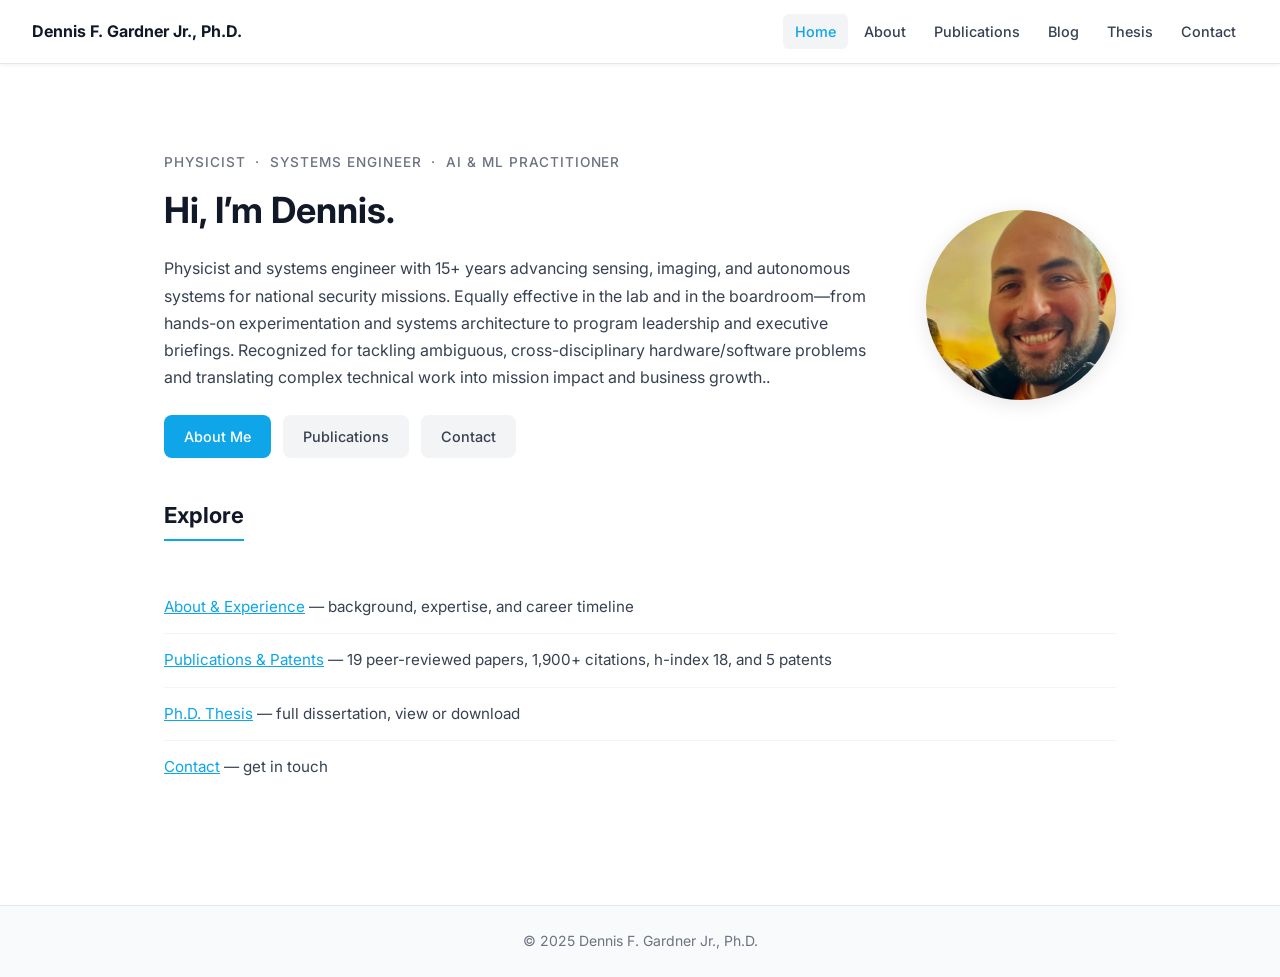
<file: index.html>
<!DOCTYPE html>
<html lang="en">
<head>
    <meta charset="UTF-8">
    <meta name="viewport" content="width=device-width, initial-scale=1.0">
    <title>Dennis F. Gardner Jr., Ph.D.</title>
    <link rel="preconnect" href="https://fonts.googleapis.com">
    <link rel="preconnect" href="https://fonts.gstatic.com" crossorigin>
    <link href="https://fonts.googleapis.com/css2?family=Inter:wght@400;500;600;700&display=swap" rel="stylesheet">
    <link rel="stylesheet" href="styles.css?v=2d3f2bbb">
</head>
<body>
    <nav>
        <a href="index.html" class="nav-brand">Dennis F. Gardner Jr., Ph.D.</a>
        <div class="nav-links">
            <a href="index.html" class="active">Home</a>
            <a href="about.html">About</a>
            <a href="publications.html">Publications</a>
            <a href="blog.html">Blog</a>
            <a href="thesis.html">Thesis</a>
            <a href="contact.html">Contact</a>
        </div>
    </nav>
    <div class="container">
        <div class="intro">
            <div class="intro-text">
                <p class="tagline">Physicist &nbsp;·&nbsp; Systems Engineer &nbsp;·&nbsp; AI &amp; ML Practitioner</p>
                <h2 class="hero-name">Hi, I&#8217;m Dennis.</h2>
                <p class="hero-summary">Physicist and systems engineer with 15+ years advancing sensing, imaging, and autonomous systems for national security missions.
Equally effective in the lab and in the boardroom—from hands-on experimentation and systems architecture to program leadership and executive briefings.
Recognized for tackling ambiguous, cross-disciplinary hardware/software problems and translating complex technical work into mission impact and business growth..</p>
                <div class="cta-buttons">
                    <a class="cta-btn cta-btn-primary" href="about.html">About Me</a>
                    <a class="cta-btn cta-btn-secondary" href="publications.html">Publications</a>
                    <a class="cta-btn cta-btn-secondary" href="contact.html">Contact</a>
                </div>
            </div>
            <img class="headshot" src="headshot_web.jpg"
                 alt="Portrait of Dennis F. Gardner Jr.">
        </div>
        <div class="links-section">
            <h2>Explore</h2>
            <ul>
                <li><a href="about.html">About &amp; Experience</a> — background, expertise, and career timeline</li>
                <li><a href="publications.html">Publications &amp; Patents</a> — 19 peer-reviewed papers, 1,900+ citations, h-index 18, and 5 patents</li>
                <li><a href="thesis.html">Ph.D. Thesis</a> — full dissertation, view or download</li>
                <li><a href="contact.html">Contact</a> — get in touch</li>
            </ul>
        </div>
    </div>
    <footer>
        <p>&copy; 2025 Dennis F. Gardner Jr., Ph.D.</p>
    </footer>
</body>
</html>
</file>
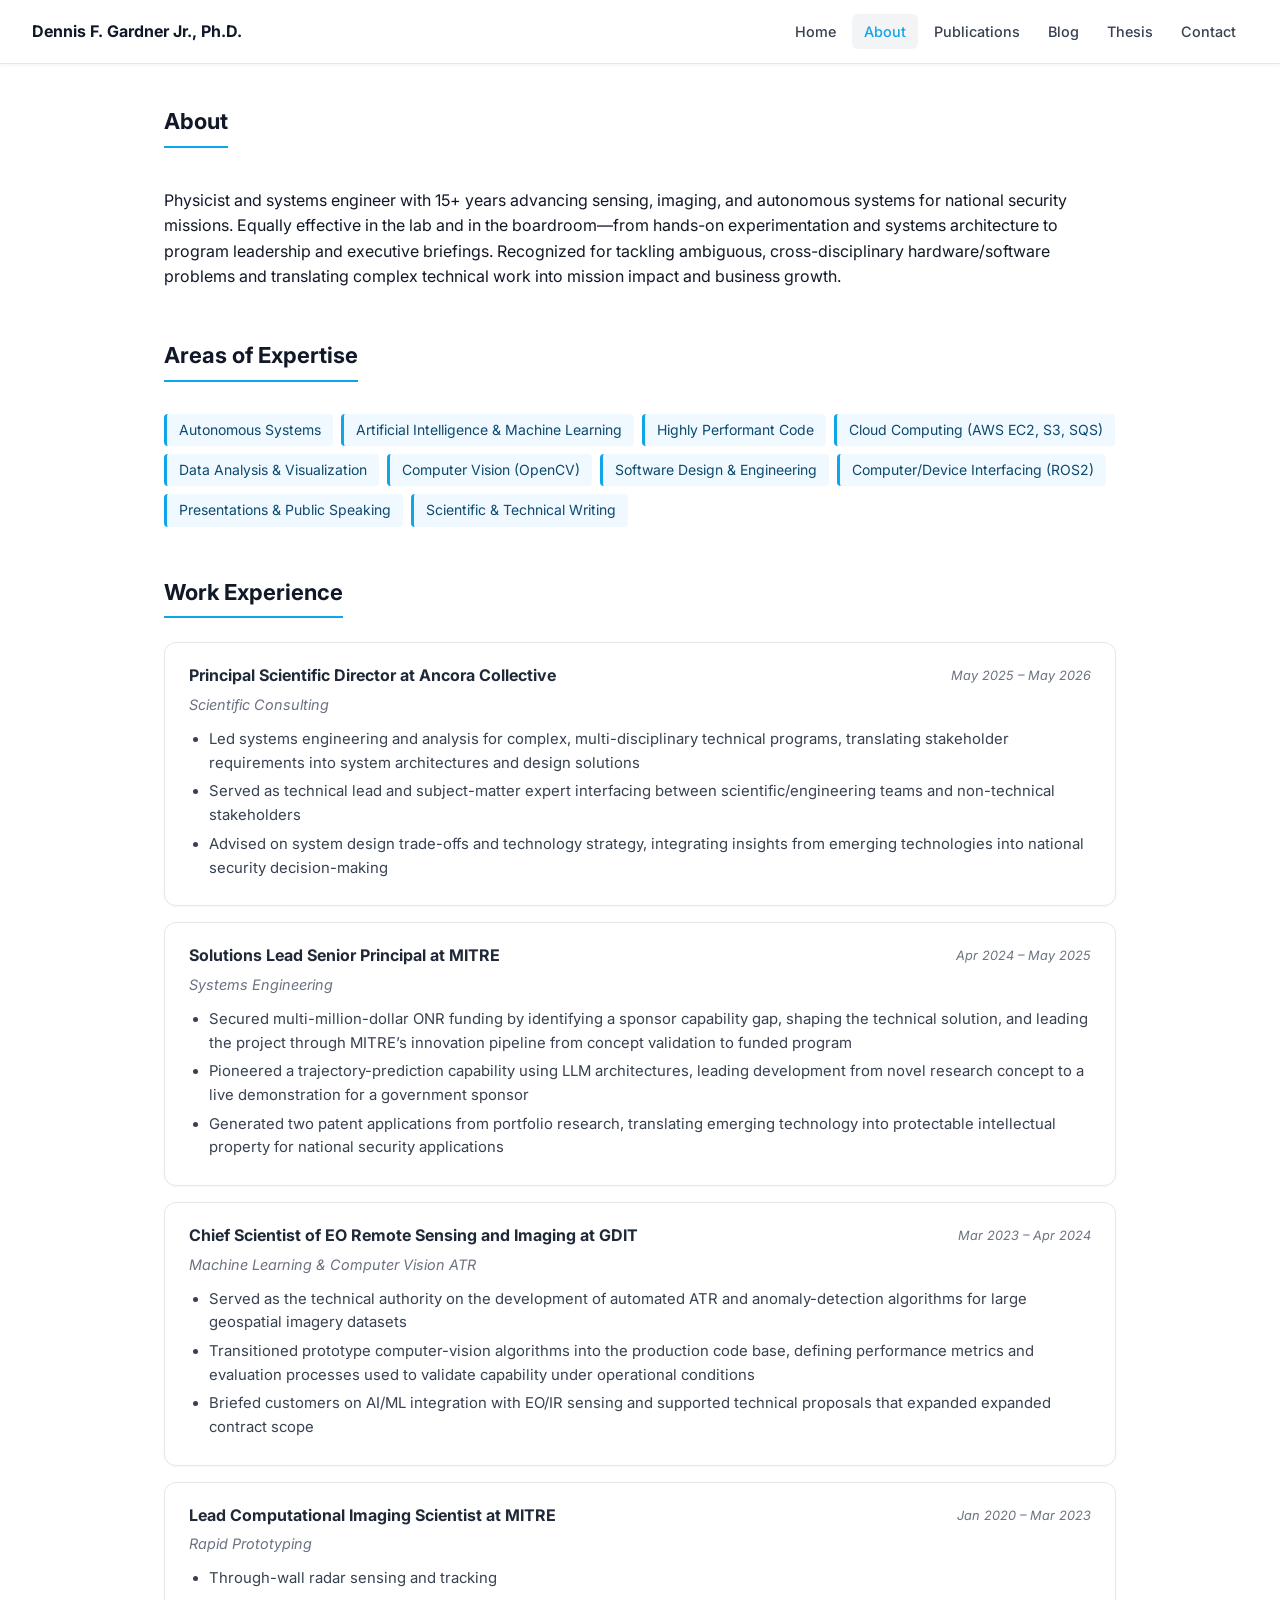
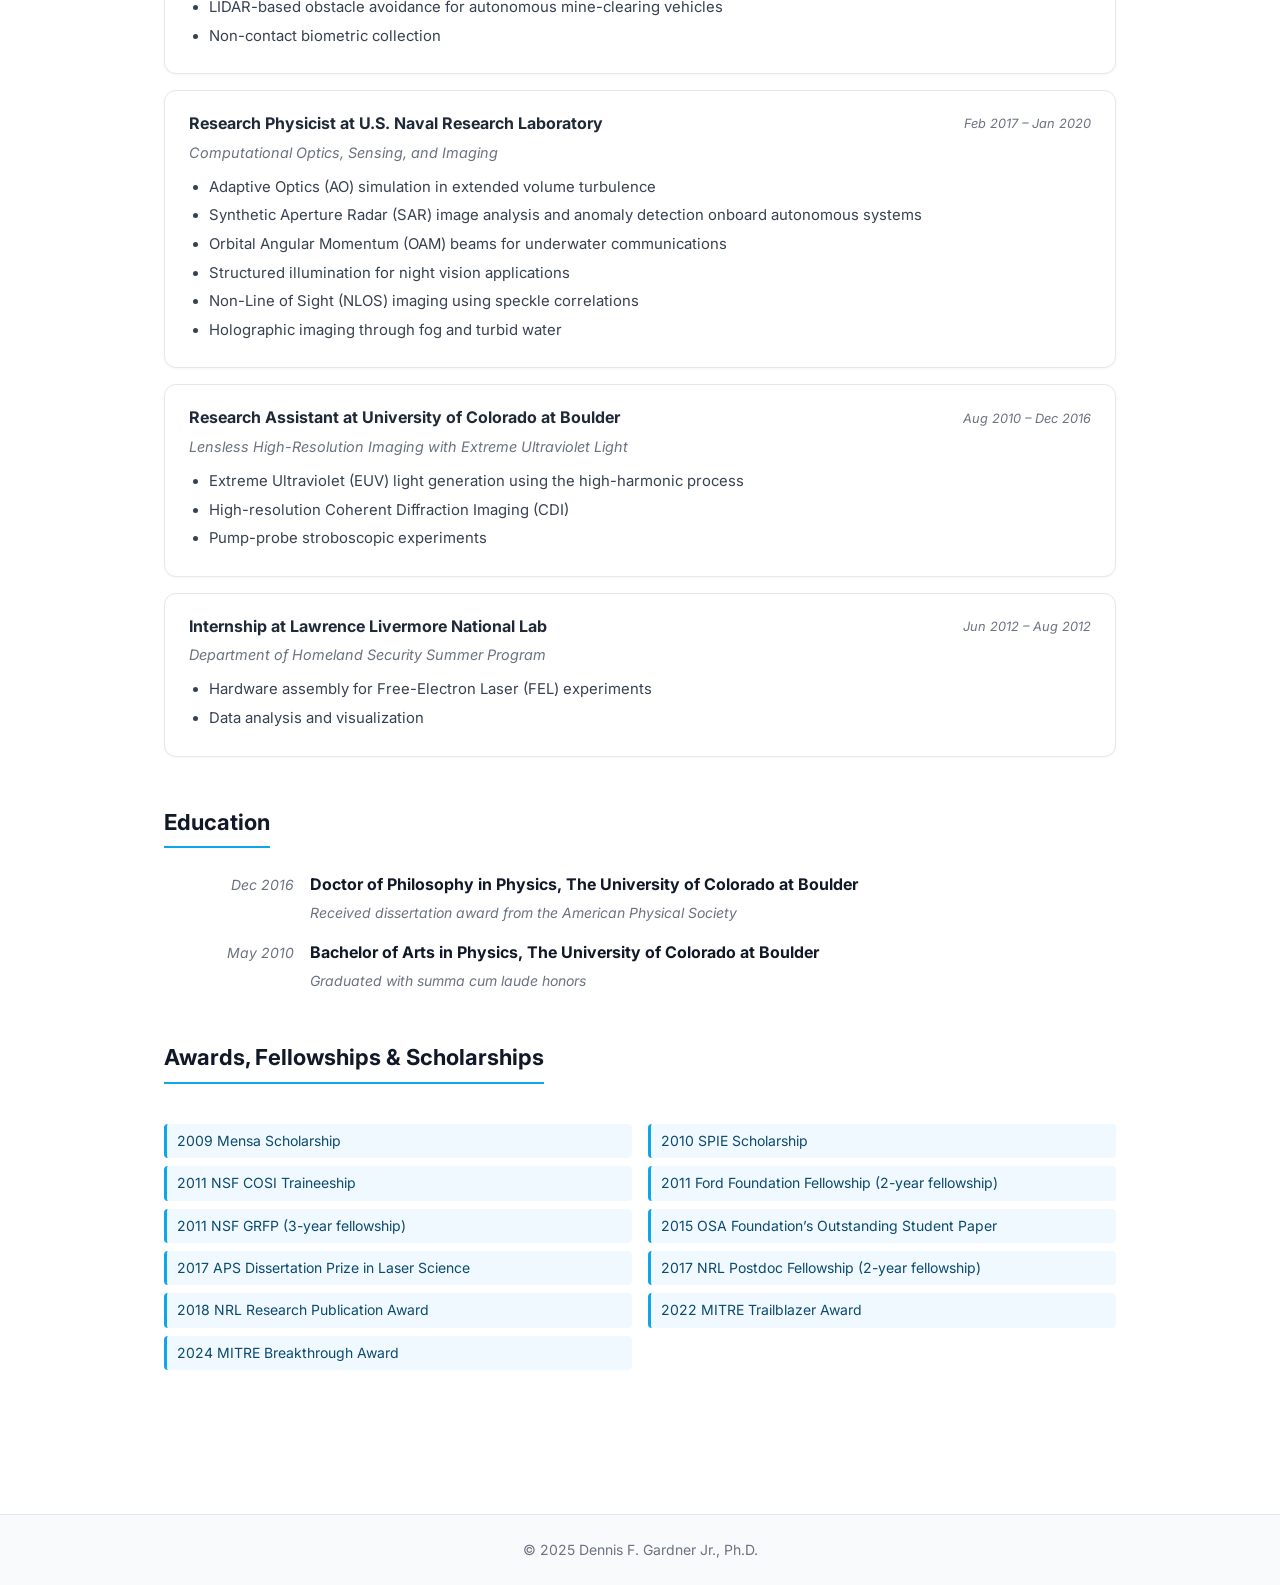
<file: about.html>
<!DOCTYPE html>
<html lang="en">
<head>
    <meta charset="UTF-8">
    <meta name="viewport" content="width=device-width, initial-scale=1.0">
    <title>About – Dennis F. Gardner Jr.</title>
    <link rel="preconnect" href="https://fonts.googleapis.com">
    <link rel="preconnect" href="https://fonts.gstatic.com" crossorigin>
    <link href="https://fonts.googleapis.com/css2?family=Inter:wght@400;500;600;700&display=swap" rel="stylesheet">
    <link rel="stylesheet" href="styles.css?v=2d3f2bbb">
</head>
<body>
    <nav>
        <a href="index.html" class="nav-brand">Dennis F. Gardner Jr., Ph.D.</a>
        <div class="nav-links">
            <a href="index.html">Home</a>
            <a href="about.html" class="active">About</a>
            <a href="publications.html">Publications</a>
            <a href="blog.html">Blog</a>
            <a href="thesis.html">Thesis</a>
            <a href="contact.html">Contact</a>
        </div>
    </nav>
    <div class="container">
        <section>
            <h2>About</h2>
            <p>Physicist and systems engineer with 15+ years advancing sensing, imaging, and autonomous systems for national security missions.
Equally effective in the lab and in the boardroom—from hands-on experimentation and systems architecture to program leadership and executive briefings.
Recognized for tackling ambiguous, cross-disciplinary hardware/software problems and translating complex technical work into mission impact and business growth.</p>
        </section>

        <section>
            <h2>Areas of Expertise</h2>
            <div class="skills-grid">
            <span class="skill-badge">Autonomous Systems</span>
            <span class="skill-badge">Artificial Intelligence & Machine Learning</span>
            <span class="skill-badge">Highly Performant Code</span>
            <span class="skill-badge">Cloud Computing (AWS EC2, S3, SQS)</span>
            <span class="skill-badge">Data Analysis & Visualization</span>
            <span class="skill-badge">Computer Vision (OpenCV)</span>
            <span class="skill-badge">Software Design & Engineering</span>
            <span class="skill-badge">Computer/Device Interfacing (ROS2)</span>
            <span class="skill-badge">Presentations & Public Speaking</span>
            <span class="skill-badge">Scientific & Technical Writing</span>
            </div>
        </section>

        <section>
            <h2>Work Experience</h2>
            <div class="timeline">
            <div class="timeline-item">
                <div class="timeline-header">
                    <div>
                        <h3>Principal Scientific Director at Ancora Collective</h3>
                        <div class="dept">Scientific Consulting</div>
                    </div>
                    <span class="timeline-date">May 2025 – May 2026</span>
                </div>
                <ul><li>Led systems engineering and analysis for complex, multi-disciplinary technical programs, translating stakeholder requirements into system architectures and design solutions</li><li>Served as technical lead and subject-matter expert interfacing between scientific/engineering teams and non-technical stakeholders</li><li>Advised on system design trade-offs and technology strategy, integrating insights from emerging technologies into national security decision-making</li></ul>
            </div>
            <div class="timeline-item">
                <div class="timeline-header">
                    <div>
                        <h3>Solutions Lead Senior Principal at MITRE</h3>
                        <div class="dept">Systems Engineering</div>
                    </div>
                    <span class="timeline-date">Apr 2024 – May 2025</span>
                </div>
                <ul><li>Secured multi-million-dollar ONR funding by identifying a sponsor capability gap, shaping the technical solution, and leading the project through MITRE’s innovation pipeline from concept validation to funded program</li><li>Pioneered a trajectory-prediction capability using LLM architectures, leading development from novel research concept to a live demonstration for a government sponsor</li><li>Generated two patent applications from portfolio research, translating emerging technology into protectable intellectual property for national security applications</li></ul>
            </div>
            <div class="timeline-item">
                <div class="timeline-header">
                    <div>
                        <h3>Chief Scientist of EO Remote Sensing and Imaging at GDIT</h3>
                        <div class="dept">Machine Learning & Computer Vision ATR</div>
                    </div>
                    <span class="timeline-date">Mar 2023 – Apr 2024</span>
                </div>
                <ul><li>Served as the technical authority on the development of automated ATR and anomaly-detection algorithms for large geospatial imagery datasets</li><li>Transitioned prototype computer-vision algorithms into the production code base, defining performance metrics and evaluation processes used to validate capability under operational conditions</li><li>Briefed customers on AI/ML integration with EO/IR sensing and supported technical proposals that expanded expanded contract scope</li></ul>
            </div>
            <div class="timeline-item">
                <div class="timeline-header">
                    <div>
                        <h3>Lead Computational Imaging Scientist at MITRE</h3>
                        <div class="dept">Rapid Prototyping</div>
                    </div>
                    <span class="timeline-date">Jan 2020 – Mar 2023</span>
                </div>
                <ul><li>Through-wall radar sensing and tracking</li><li>LIDAR-based obstacle avoidance for autonomous mine-clearing vehicles</li><li>Non-contact biometric collection</li></ul>
            </div>
            <div class="timeline-item">
                <div class="timeline-header">
                    <div>
                        <h3>Research Physicist at U.S. Naval Research Laboratory</h3>
                        <div class="dept">Computational Optics, Sensing, and Imaging</div>
                    </div>
                    <span class="timeline-date">Feb 2017 – Jan 2020</span>
                </div>
                <ul><li>Adaptive Optics (AO) simulation in extended volume turbulence</li><li>Synthetic Aperture Radar (SAR) image analysis and anomaly detection onboard autonomous systems</li><li>Orbital Angular Momentum (OAM) beams for underwater communications</li><li>Structured illumination for night vision applications</li><li>Non-Line of Sight (NLOS) imaging using speckle correlations</li><li>Holographic imaging through fog and turbid water</li></ul>
            </div>
            <div class="timeline-item">
                <div class="timeline-header">
                    <div>
                        <h3>Research Assistant at University of Colorado at Boulder</h3>
                        <div class="dept">Lensless High-Resolution Imaging with Extreme Ultraviolet Light</div>
                    </div>
                    <span class="timeline-date">Aug 2010 – Dec 2016</span>
                </div>
                <ul><li>Extreme Ultraviolet (EUV) light generation using the high-harmonic process</li><li>High-resolution Coherent Diffraction Imaging (CDI)</li><li>Pump-probe stroboscopic experiments</li></ul>
            </div>
            <div class="timeline-item">
                <div class="timeline-header">
                    <div>
                        <h3>Internship at Lawrence Livermore National Lab</h3>
                        <div class="dept">Department of Homeland Security Summer Program</div>
                    </div>
                    <span class="timeline-date">Jun 2012 – Aug 2012</span>
                </div>
                <ul><li>Hardware assembly for Free-Electron Laser (FEL) experiments</li><li>Data analysis and visualization</li></ul>
            </div>
            </div>
        </section>

        <section>
            <h2>Education</h2>
            <div class="edu-list">
            <div class="edu-item">
                <div class="edu-date">Dec 2016</div>
                <div class="edu-content"><strong>Doctor of Philosophy in Physics, The University of Colorado at Boulder</strong><div class="edu-note">Received dissertation award from the American Physical Society</div></div>
            </div>
            <div class="edu-item">
                <div class="edu-date">May 2010</div>
                <div class="edu-content"><strong>Bachelor of Arts in Physics, The University of Colorado at Boulder</strong><div class="edu-note">Graduated with summa cum laude honors</div></div>
            </div>
            </div>
        </section>

        <section>
            <h2>Awards, Fellowships &amp; Scholarships</h2>
            <ul class="awards-list">
            <li>2009 Mensa Scholarship</li>
            <li>2010 SPIE Scholarship</li>
            <li>2011 NSF COSI Traineeship</li>
            <li>2011 Ford Foundation Fellowship (2-year fellowship)</li>
            <li>2011 NSF GRFP (3-year fellowship)</li>
            <li>2015 OSA Foundation’s Outstanding Student Paper</li>
            <li>2017 APS Dissertation Prize in Laser Science</li>
            <li>2017 NRL Postdoc Fellowship (2-year fellowship)</li>
            <li>2018 NRL Research Publication Award</li>
            <li>2022 MITRE Trailblazer Award</li>
            <li>2024 MITRE Breakthrough Award</li>
            </ul>
        </section>
    </div>
    <footer>
        <p>&copy; 2025 Dennis F. Gardner Jr., Ph.D.</p>
    </footer>
</body>
</html>
</file>
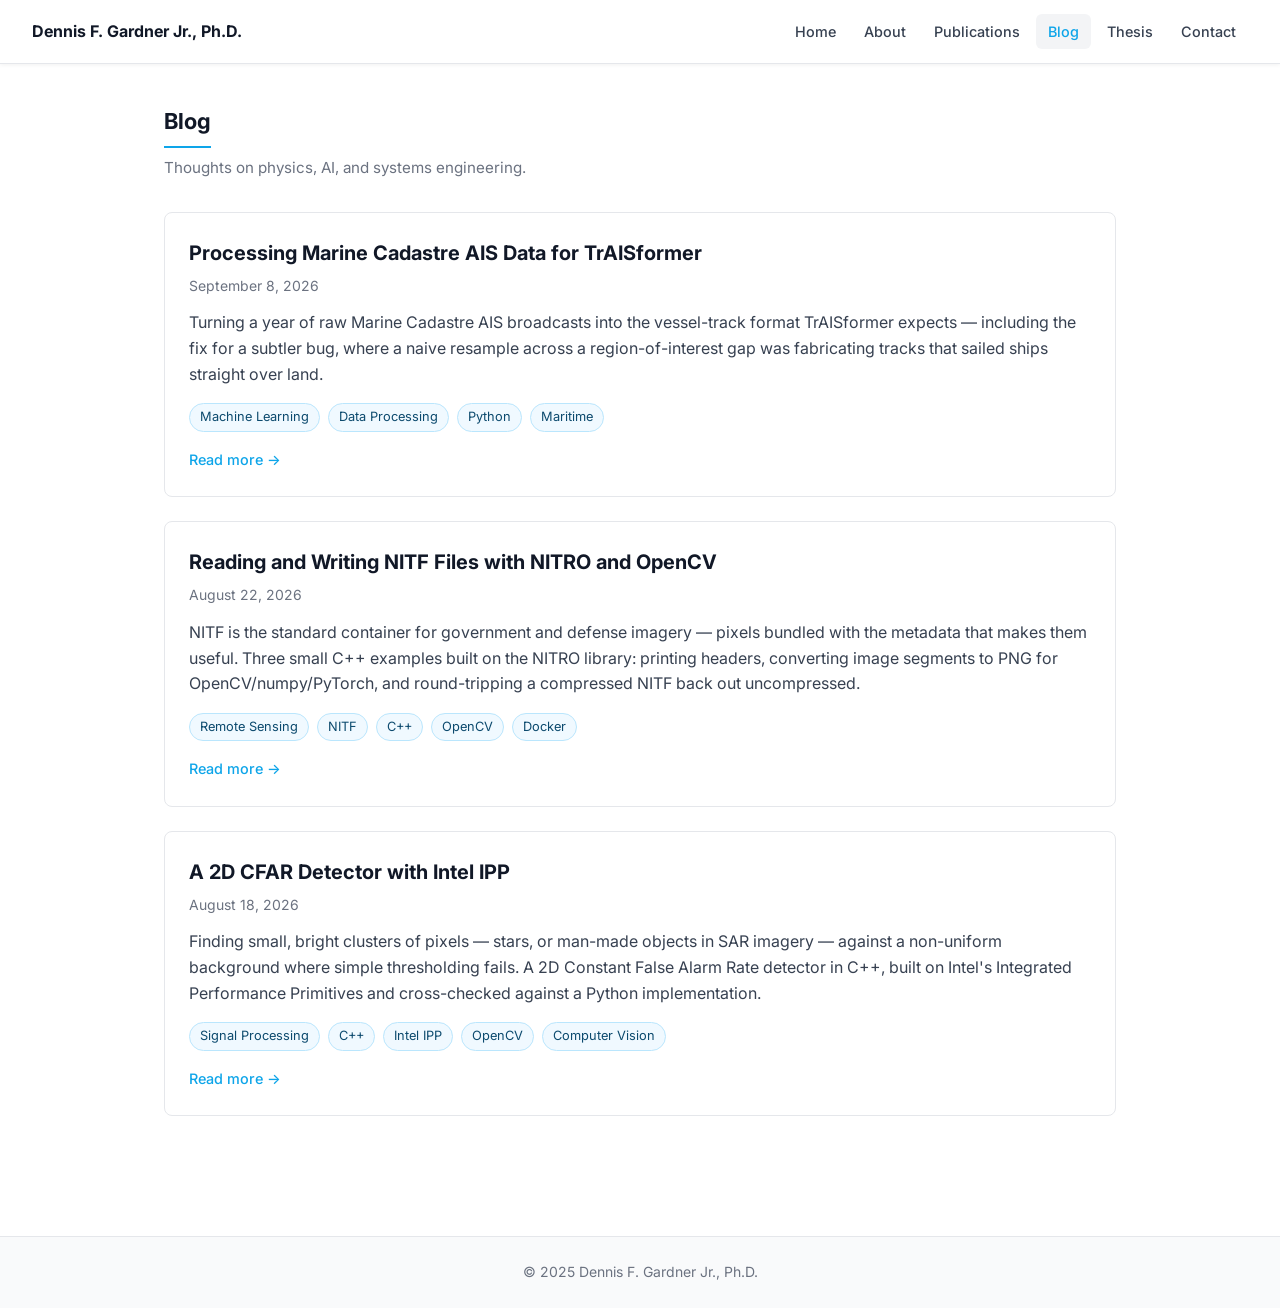
<file: blog.html>
<!DOCTYPE html>
<html lang="en">
<head>
    <meta charset="UTF-8">
    <meta name="viewport" content="width=device-width, initial-scale=1.0">
    <title>Blog – Dennis F. Gardner Jr.</title>
    <link rel="preconnect" href="https://fonts.googleapis.com">
    <link rel="preconnect" href="https://fonts.gstatic.com" crossorigin>
    <link href="https://fonts.googleapis.com/css2?family=Inter:wght@400;500;600;700&display=swap" rel="stylesheet">
    <link rel="stylesheet" href="styles.css?v=2d3f2bbb">
</head>
<body>
    <nav>
        <a href="index.html" class="nav-brand">Dennis F. Gardner Jr., Ph.D.</a>
        <div class="nav-links">
            <a href="index.html">Home</a>
            <a href="about.html">About</a>
            <a href="publications.html">Publications</a>
            <a href="blog.html" class="active">Blog</a>
            <a href="thesis.html">Thesis</a>
            <a href="contact.html">Contact</a>
        </div>
    </nav>
    <div class="container">
        <h2>Blog</h2>
        <p class="blog-intro">Thoughts on physics, AI, and systems engineering.</p>

        <article class="post-card">
            <h3 class="post-card-title"><a href="blog-coast-guard-ais-data.html">Processing Marine Cadastre AIS Data for TrAISformer</a></h3>
            <span class="blog-date">September 8, 2026</span>
            <p class="post-excerpt">Turning a year of raw Marine Cadastre AIS broadcasts into the vessel-track format TrAISformer expects — including the fix for a subtler bug, where a naive resample across a region-of-interest gap was fabricating tracks that sailed ships straight over land.</p>
            <div class="tags">
                <span class="tag">Machine Learning</span>
                <span class="tag">Data Processing</span>
                <span class="tag">Python</span>
                <span class="tag">Maritime</span>
            </div>
            <a class="post-readmore" href="blog-coast-guard-ais-data.html">Read more &rarr;</a>
        </article>

        <article class="post-card">
            <h3 class="post-card-title"><a href="blog-nitf-io.html">Reading and Writing NITF Files with NITRO and OpenCV</a></h3>
            <span class="blog-date">August 22, 2026</span>
            <p class="post-excerpt">NITF is the standard container for government and defense imagery — pixels bundled with the metadata that makes them useful. Three small C++ examples built on the NITRO library: printing headers, converting image segments to PNG for OpenCV/numpy/PyTorch, and round-tripping a compressed NITF back out uncompressed.</p>
            <div class="tags">
                <span class="tag">Remote Sensing</span>
                <span class="tag">NITF</span>
                <span class="tag">C++</span>
                <span class="tag">OpenCV</span>
                <span class="tag">Docker</span>
            </div>
            <a class="post-readmore" href="blog-nitf-io.html">Read more &rarr;</a>
        </article>

        <article class="post-card">
            <h3 class="post-card-title"><a href="blog-2d-ipp-cfar.html">A 2D CFAR Detector with Intel IPP</a></h3>
            <span class="blog-date">August 18, 2026</span>
            <p class="post-excerpt">Finding small, bright clusters of pixels — stars, or man-made objects in SAR imagery — against a non-uniform background where simple thresholding fails. A 2D Constant False Alarm Rate detector in C++, built on Intel&#x27;s Integrated Performance Primitives and cross-checked against a Python implementation.</p>
            <div class="tags">
                <span class="tag">Signal Processing</span>
                <span class="tag">C++</span>
                <span class="tag">Intel IPP</span>
                <span class="tag">OpenCV</span>
                <span class="tag">Computer Vision</span>
            </div>
            <a class="post-readmore" href="blog-2d-ipp-cfar.html">Read more &rarr;</a>
        </article>
    </div>
    <footer>
        <p>&copy; 2025 Dennis F. Gardner Jr., Ph.D.</p>
    </footer>
</body>
</html>
</file>
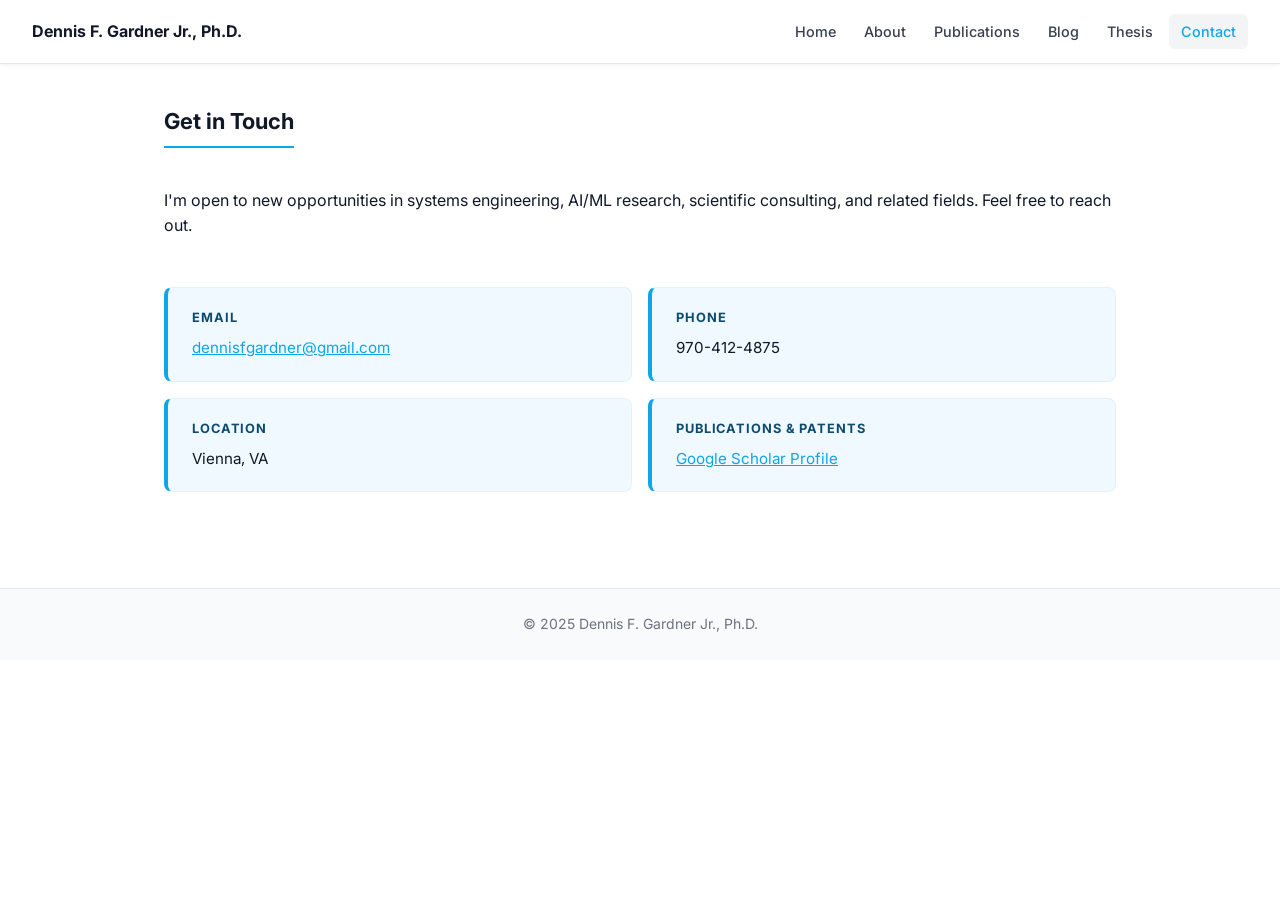
<file: contact.html>
<!DOCTYPE html>
<html lang="en">
<head>
    <meta charset="UTF-8">
    <meta name="viewport" content="width=device-width, initial-scale=1.0">
    <title>Contact – Dennis F. Gardner Jr.</title>
    <link rel="preconnect" href="https://fonts.googleapis.com">
    <link rel="preconnect" href="https://fonts.gstatic.com" crossorigin>
    <link href="https://fonts.googleapis.com/css2?family=Inter:wght@400;500;600;700&display=swap" rel="stylesheet">
    <link rel="stylesheet" href="styles.css?v=2d3f2bbb">
</head>
<body>
    <nav>
        <a href="index.html" class="nav-brand">Dennis F. Gardner Jr., Ph.D.</a>
        <div class="nav-links">
            <a href="index.html">Home</a>
            <a href="about.html">About</a>
            <a href="publications.html">Publications</a>
            <a href="blog.html">Blog</a>
            <a href="thesis.html">Thesis</a>
            <a href="contact.html" class="active">Contact</a>
        </div>
    </nav>
    <div class="container">
        <section>
            <h2>Get in Touch</h2>
            <p>I'm open to new opportunities in systems engineering, AI/ML research, scientific consulting, and related fields. Feel free to reach out.</p>
        </section>
        <div class="contact-grid">
            <div class="contact-item">
                <h3>Email</h3>
                <p><a href="mailto:dennisfgardner@gmail.com">dennisfgardner@gmail.com</a></p>
            </div>
            <div class="contact-item">
                <h3>Phone</h3>
                <p>970-412-4875</p>
            </div>
            <div class="contact-item">
                <h3>Location</h3>
                <p>Vienna, VA</p>
            </div>
            <div class="contact-item">
                <h3>Publications &amp; Patents</h3>
                <p><a href="https://scholar.google.com/citations?user=uYXouIIAAAAJ" target="_blank" rel="noopener">Google Scholar Profile</a></p>
            </div>
        </div>
    </div>
    <footer>
        <p>&copy; 2025 Dennis F. Gardner Jr., Ph.D.</p>
    </footer>
</body>
</html>
</file>
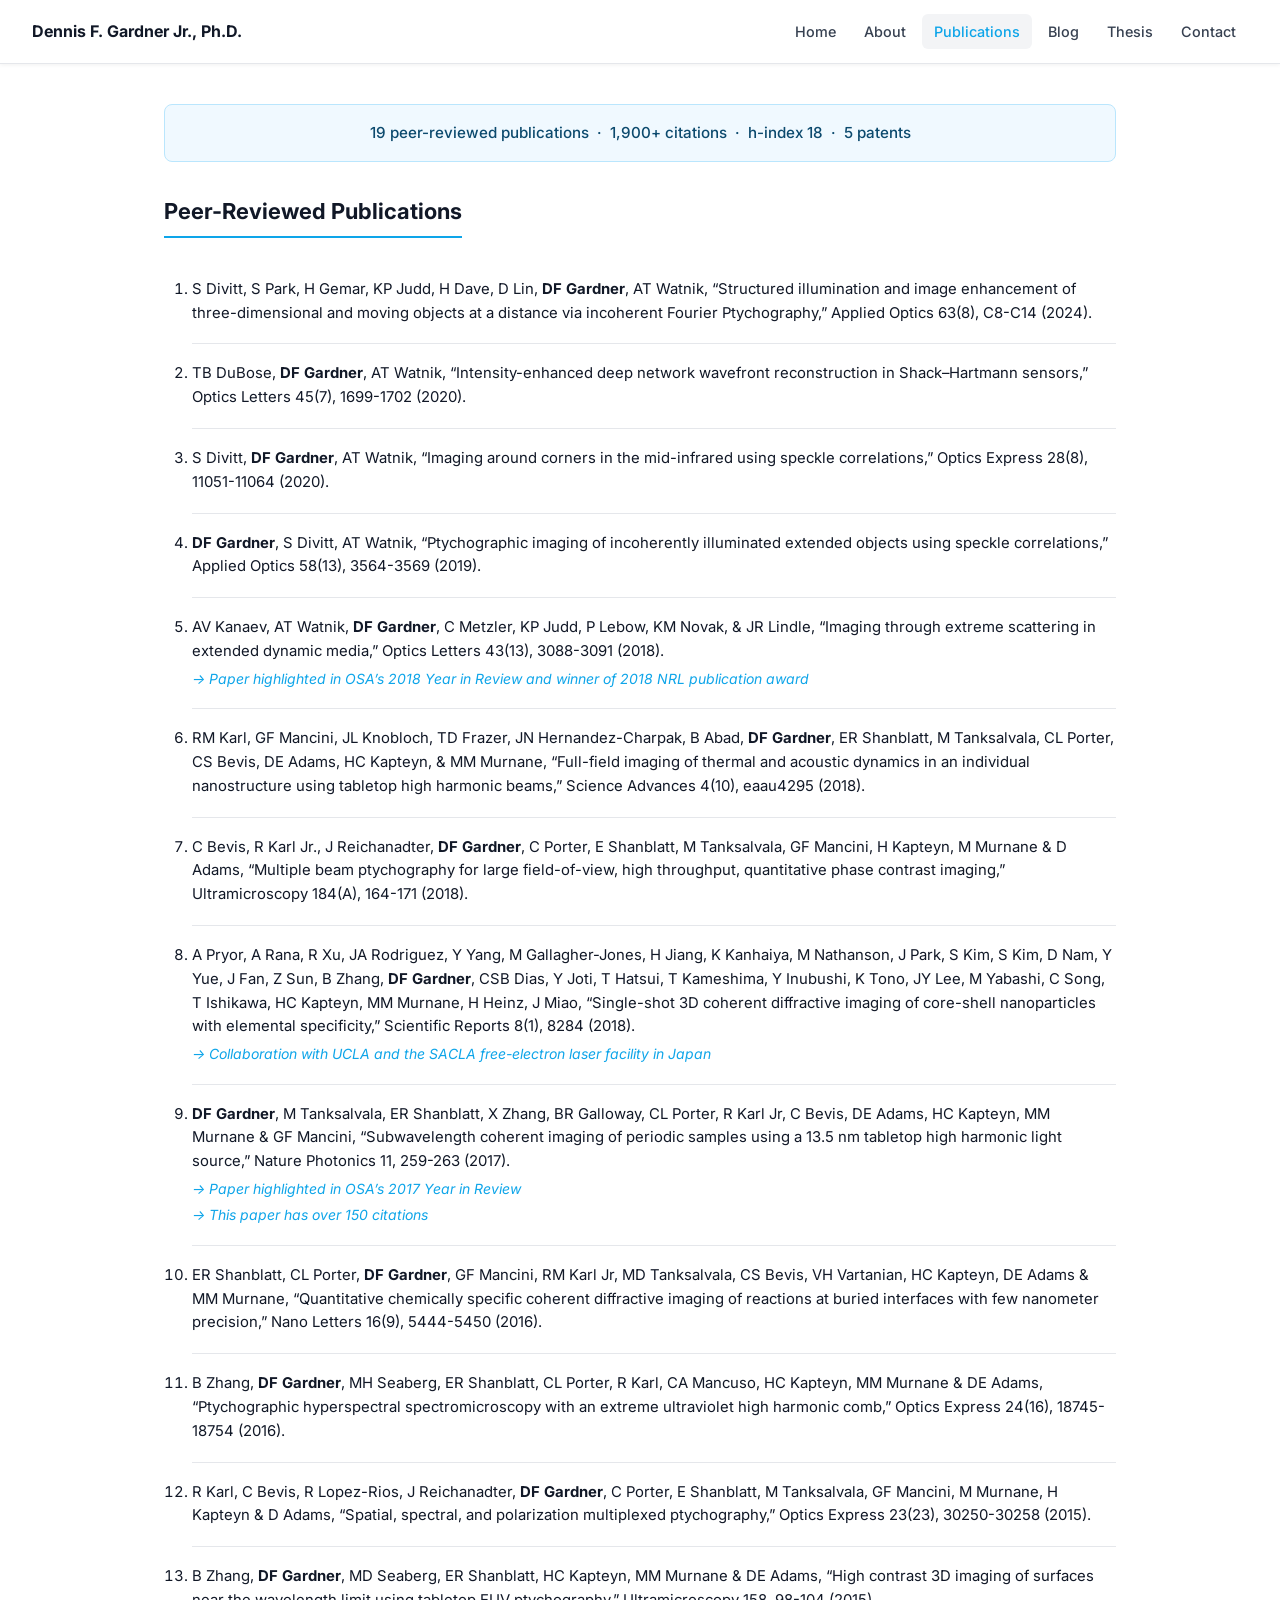
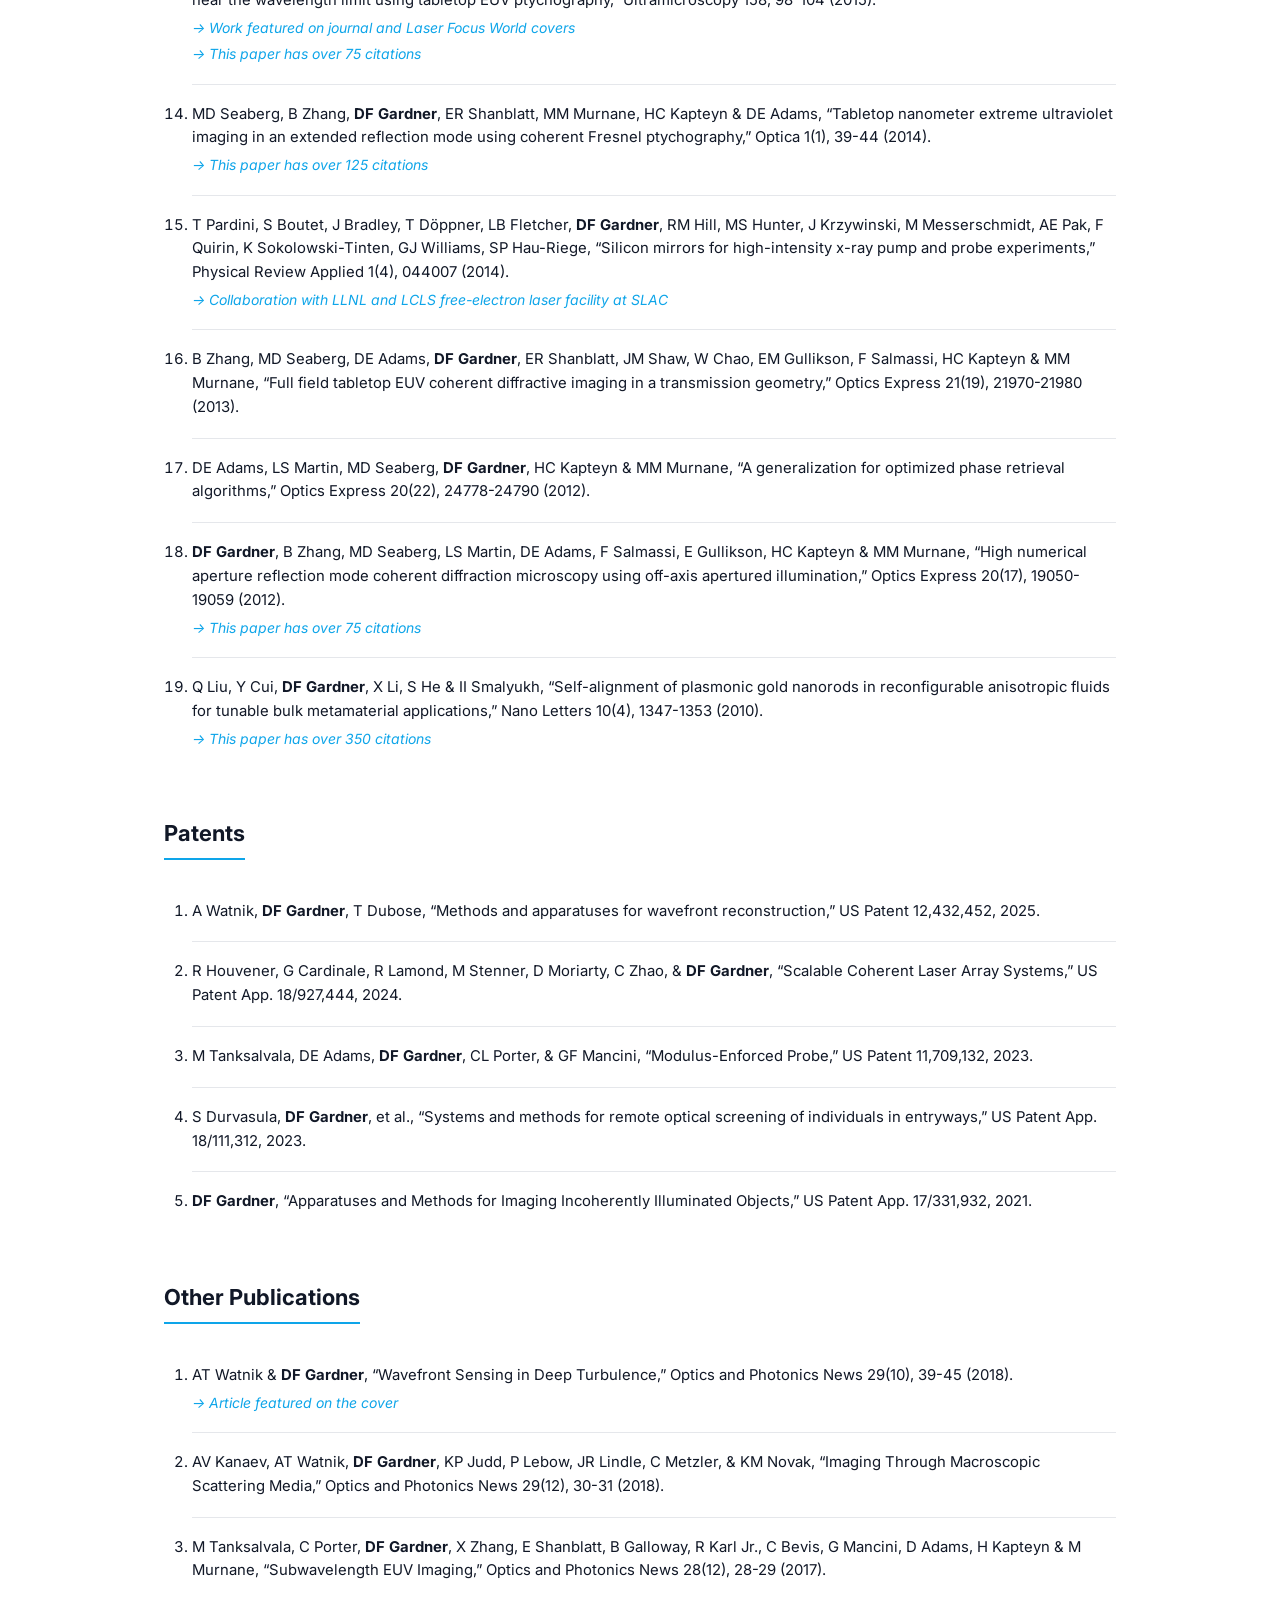
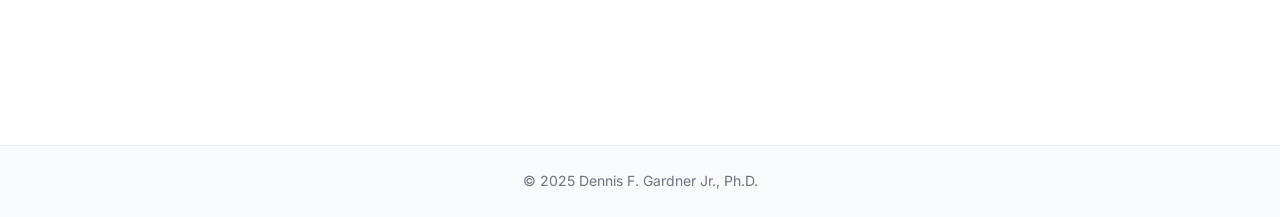
<file: publications.html>
<!DOCTYPE html>
<html lang="en">
<head>
    <meta charset="UTF-8">
    <meta name="viewport" content="width=device-width, initial-scale=1.0">
    <title>Publications – Dennis F. Gardner Jr.</title>
    <link rel="preconnect" href="https://fonts.googleapis.com">
    <link rel="preconnect" href="https://fonts.gstatic.com" crossorigin>
    <link href="https://fonts.googleapis.com/css2?family=Inter:wght@400;500;600;700&display=swap" rel="stylesheet">
    <link rel="stylesheet" href="styles.css?v=2d3f2bbb">
</head>
<body>
    <nav>
        <a href="index.html" class="nav-brand">Dennis F. Gardner Jr., Ph.D.</a>
        <div class="nav-links">
            <a href="index.html">Home</a>
            <a href="about.html">About</a>
            <a href="publications.html" class="active">Publications</a>
            <a href="blog.html">Blog</a>
            <a href="thesis.html">Thesis</a>
            <a href="contact.html">Contact</a>
        </div>
    </nav>
    <div class="container">
        <div class="pub-stats">
            19 peer-reviewed publications &nbsp;·&nbsp; 1,900+ citations &nbsp;·&nbsp; h-index 18 &nbsp;·&nbsp; 5 patents
        </div>

        <section>
            <h2>Peer-Reviewed Publications</h2>
            <ol class="pub-list">
<li value="1"><div class="pub-text">S Divitt, S Park, H Gemar, KP Judd, H Dave, D Lin, <strong>DF Gardner</strong>, AT Watnik, “Structured illumination and image enhancement of three-dimensional and moving objects at a distance via incoherent Fourier Ptychography,” Applied Optics 63(8), C8-C14 (2024).</div></li>
<li value="2"><div class="pub-text">TB DuBose, <strong>DF Gardner</strong>, AT Watnik, “Intensity-enhanced deep network wavefront reconstruction in Shack–Hartmann sensors,” Optics Letters 45(7), 1699-1702 (2020).</div></li>
<li value="3"><div class="pub-text">S Divitt, <strong>DF Gardner</strong>, AT Watnik, “Imaging around corners in the mid-infrared using speckle correlations,” Optics Express 28(8), 11051-11064 (2020).</div></li>
<li value="4"><div class="pub-text"><strong>DF Gardner</strong>, S Divitt, AT Watnik, “Ptychographic imaging of incoherently illuminated extended objects using speckle correlations,” Applied Optics 58(13), 3564-3569 (2019).</div></li>
<li value="5"><div class="pub-text">AV Kanaev, AT Watnik, <strong>DF Gardner</strong>, C Metzler, KP Judd, P Lebow, KM Novak, & JR Lindle, “Imaging through extreme scattering in extended dynamic media,” Optics Letters 43(13), 3088-3091 (2018).</div><div class="pub-note">&#8594; Paper highlighted in OSA’s 2018 Year in Review and winner of 2018 NRL publication award</div></li>
<li value="6"><div class="pub-text">RM Karl, GF Mancini, JL Knobloch, TD Frazer, JN Hernandez-Charpak, B Abad, <strong>DF Gardner</strong>, ER Shanblatt, M Tanksalvala, CL Porter, CS Bevis, DE Adams, HC Kapteyn, & MM Murnane, “Full-field imaging of thermal and acoustic dynamics in an individual nanostructure using tabletop high harmonic beams,” Science Advances 4(10), eaau4295 (2018).</div></li>
<li value="7"><div class="pub-text">C Bevis, R Karl Jr., J Reichanadter, <strong>DF Gardner</strong>, C Porter, E Shanblatt, M Tanksalvala, GF Mancini, H Kapteyn, M Murnane & D Adams, “Multiple beam ptychography for large field-of-view, high throughput, quantitative phase contrast imaging,” Ultramicroscopy 184(A), 164-171 (2018).</div></li>
<li value="8"><div class="pub-text">A Pryor, A Rana, R Xu, JA Rodriguez, Y Yang, M Gallagher-Jones, H Jiang, K Kanhaiya, M Nathanson, J Park, S Kim, S Kim, D Nam, Y Yue, J Fan, Z Sun, B Zhang, <strong>DF Gardner</strong>, CSB Dias, Y Joti, T Hatsui, T Kameshima, Y Inubushi, K Tono, JY Lee, M Yabashi, C Song, T Ishikawa, HC Kapteyn, MM Murnane, H Heinz, J Miao, “Single-shot 3D coherent diffractive imaging of core-shell nanoparticles with elemental specificity,” Scientific Reports 8(1), 8284 (2018).</div><div class="pub-note">&#8594; Collaboration with UCLA and the SACLA free-electron laser facility in Japan</div></li>
<li value="9"><div class="pub-text"><strong>DF Gardner</strong>, M Tanksalvala, ER Shanblatt, X Zhang, BR Galloway, CL Porter, R Karl Jr, C Bevis, DE Adams, HC Kapteyn, MM Murnane & GF Mancini, “Subwavelength coherent imaging of periodic samples using a 13.5 nm tabletop high harmonic light source,” Nature Photonics 11, 259-263 (2017).</div><div class="pub-note">&#8594; Paper highlighted in OSA’s 2017 Year in Review</div><div class="pub-note">&#8594; This paper has over 150 citations</div></li>
<li value="10"><div class="pub-text">ER Shanblatt, CL Porter, <strong>DF Gardner</strong>, GF Mancini, RM Karl Jr, MD Tanksalvala, CS Bevis, VH Vartanian, HC Kapteyn, DE Adams & MM Murnane, “Quantitative chemically specific coherent diffractive imaging of reactions at buried interfaces with few nanometer precision,” Nano Letters 16(9), 5444-5450 (2016).</div></li>
<li value="11"><div class="pub-text">B Zhang, <strong>DF Gardner</strong>, MH Seaberg, ER Shanblatt, CL Porter, R Karl, CA Mancuso, HC Kapteyn, MM Murnane & DE Adams, “Ptychographic hyperspectral spectromicroscopy with an extreme ultraviolet high harmonic comb,” Optics Express 24(16), 18745-18754 (2016).</div></li>
<li value="12"><div class="pub-text">R Karl, C Bevis, R Lopez-Rios, J Reichanadter, <strong>DF Gardner</strong>, C Porter, E Shanblatt, M Tanksalvala, GF Mancini, M Murnane, H Kapteyn & D Adams, “Spatial, spectral, and polarization multiplexed ptychography,” Optics Express 23(23), 30250-30258 (2015).</div></li>
<li value="13"><div class="pub-text">B Zhang, <strong>DF Gardner</strong>, MD Seaberg, ER Shanblatt, HC Kapteyn, MM Murnane & DE Adams, “High contrast 3D imaging of surfaces near the wavelength limit using tabletop EUV ptychography,” Ultramicroscopy 158, 98-104 (2015).</div><div class="pub-note">&#8594; Work featured on journal and Laser Focus World covers</div><div class="pub-note">&#8594; This paper has over 75 citations</div></li>
<li value="14"><div class="pub-text">MD Seaberg, B Zhang, <strong>DF Gardner</strong>, ER Shanblatt, MM Murnane, HC Kapteyn & DE Adams, “Tabletop nanometer extreme ultraviolet imaging in an extended reflection mode using coherent Fresnel ptychography,” Optica 1(1), 39-44 (2014).</div><div class="pub-note">&#8594; This paper has over 125 citations</div></li>
<li value="15"><div class="pub-text">T Pardini, S Boutet, J Bradley, T Döppner, LB Fletcher, <strong>DF Gardner</strong>, RM Hill, MS Hunter, J Krzywinski, M Messerschmidt, AE Pak, F Quirin, K Sokolowski-Tinten, GJ Williams, SP Hau-Riege, “Silicon mirrors for high-intensity x-ray pump and probe experiments,” Physical Review Applied 1(4), 044007 (2014).</div><div class="pub-note">&#8594; Collaboration with LLNL and LCLS free-electron laser facility at SLAC</div></li>
<li value="16"><div class="pub-text">B Zhang, MD Seaberg, DE Adams, <strong>DF Gardner</strong>, ER Shanblatt, JM Shaw, W Chao, EM Gullikson, F Salmassi, HC Kapteyn & MM Murnane, “Full field tabletop EUV coherent diffractive imaging in a transmission geometry,” Optics Express 21(19), 21970-21980 (2013).</div></li>
<li value="17"><div class="pub-text">DE Adams, LS Martin, MD Seaberg, <strong>DF Gardner</strong>, HC Kapteyn & MM Murnane, “A generalization for optimized phase retrieval algorithms,” Optics Express 20(22), 24778-24790 (2012).</div></li>
<li value="18"><div class="pub-text"><strong>DF Gardner</strong>, B Zhang, MD Seaberg, LS Martin, DE Adams, F Salmassi, E Gullikson, HC Kapteyn & MM Murnane, “High numerical aperture reflection mode coherent diffraction microscopy using off-axis apertured illumination,” Optics Express 20(17), 19050-19059 (2012).</div><div class="pub-note">&#8594; This paper has over 75 citations</div></li>
<li value="19"><div class="pub-text">Q Liu, Y Cui, <strong>DF Gardner</strong>, X Li, S He & II Smalyukh, “Self-alignment of plasmonic gold nanorods in reconfigurable anisotropic fluids for tunable bulk metamaterial applications,” Nano Letters 10(4), 1347-1353 (2010).</div><div class="pub-note">&#8594; This paper has over 350 citations</div></li>
            </ol>
        </section>

        <section>
            <h2>Patents</h2>
            <ol class="pub-list">
<li value="1">A Watnik, <strong>DF Gardner</strong>, T Dubose, “Methods and apparatuses for wavefront reconstruction,” US Patent 12,432,452, 2025.</li>
<li value="2">R Houvener, G Cardinale, R Lamond, M Stenner, D Moriarty, C Zhao, & <strong>DF Gardner</strong>, “Scalable Coherent Laser Array Systems,” US Patent App. 18/927,444, 2024.</li>
<li value="3">M Tanksalvala, DE Adams, <strong>DF Gardner</strong>, CL Porter, & GF Mancini, “Modulus-Enforced Probe,” US Patent 11,709,132, 2023.</li>
<li value="4">S Durvasula, <strong>DF Gardner</strong>, et al., “Systems and methods for remote optical screening of individuals in entryways,” US Patent App. 18/111,312, 2023.</li>
<li value="5"><strong>DF Gardner</strong>, “Apparatuses and Methods for Imaging Incoherently Illuminated Objects,” US Patent App. 17/331,932, 2021.</li>
            </ol>
        </section>

        <section>
            <h2>Other Publications</h2>
            <ol class="pub-list">
<li value="1"><div class="pub-text">AT Watnik & <strong>DF Gardner</strong>, “Wavefront Sensing in Deep Turbulence,” Optics and Photonics News 29(10), 39-45 (2018).</div><div class="pub-note">&#8594; Article featured on the cover</div></li>
<li value="2"><div class="pub-text">AV Kanaev, AT Watnik, <strong>DF Gardner</strong>, KP Judd, P Lebow, JR Lindle, C Metzler, & KM Novak, “Imaging Through Macroscopic Scattering Media,” Optics and Photonics News 29(12), 30-31 (2018).</div></li>
<li value="3"><div class="pub-text">M Tanksalvala, C Porter, <strong>DF Gardner</strong>, X Zhang, E Shanblatt, B Galloway, R Karl Jr., C Bevis, G Mancini, D Adams, H Kapteyn & M Murnane, “Subwavelength EUV Imaging,” Optics and Photonics News 28(12), 28-29 (2017).</div></li>
            </ol>
        </section>
    </div>
    <footer>
        <p>&copy; 2025 Dennis F. Gardner Jr., Ph.D.</p>
    </footer>
</body>
</html>
</file>
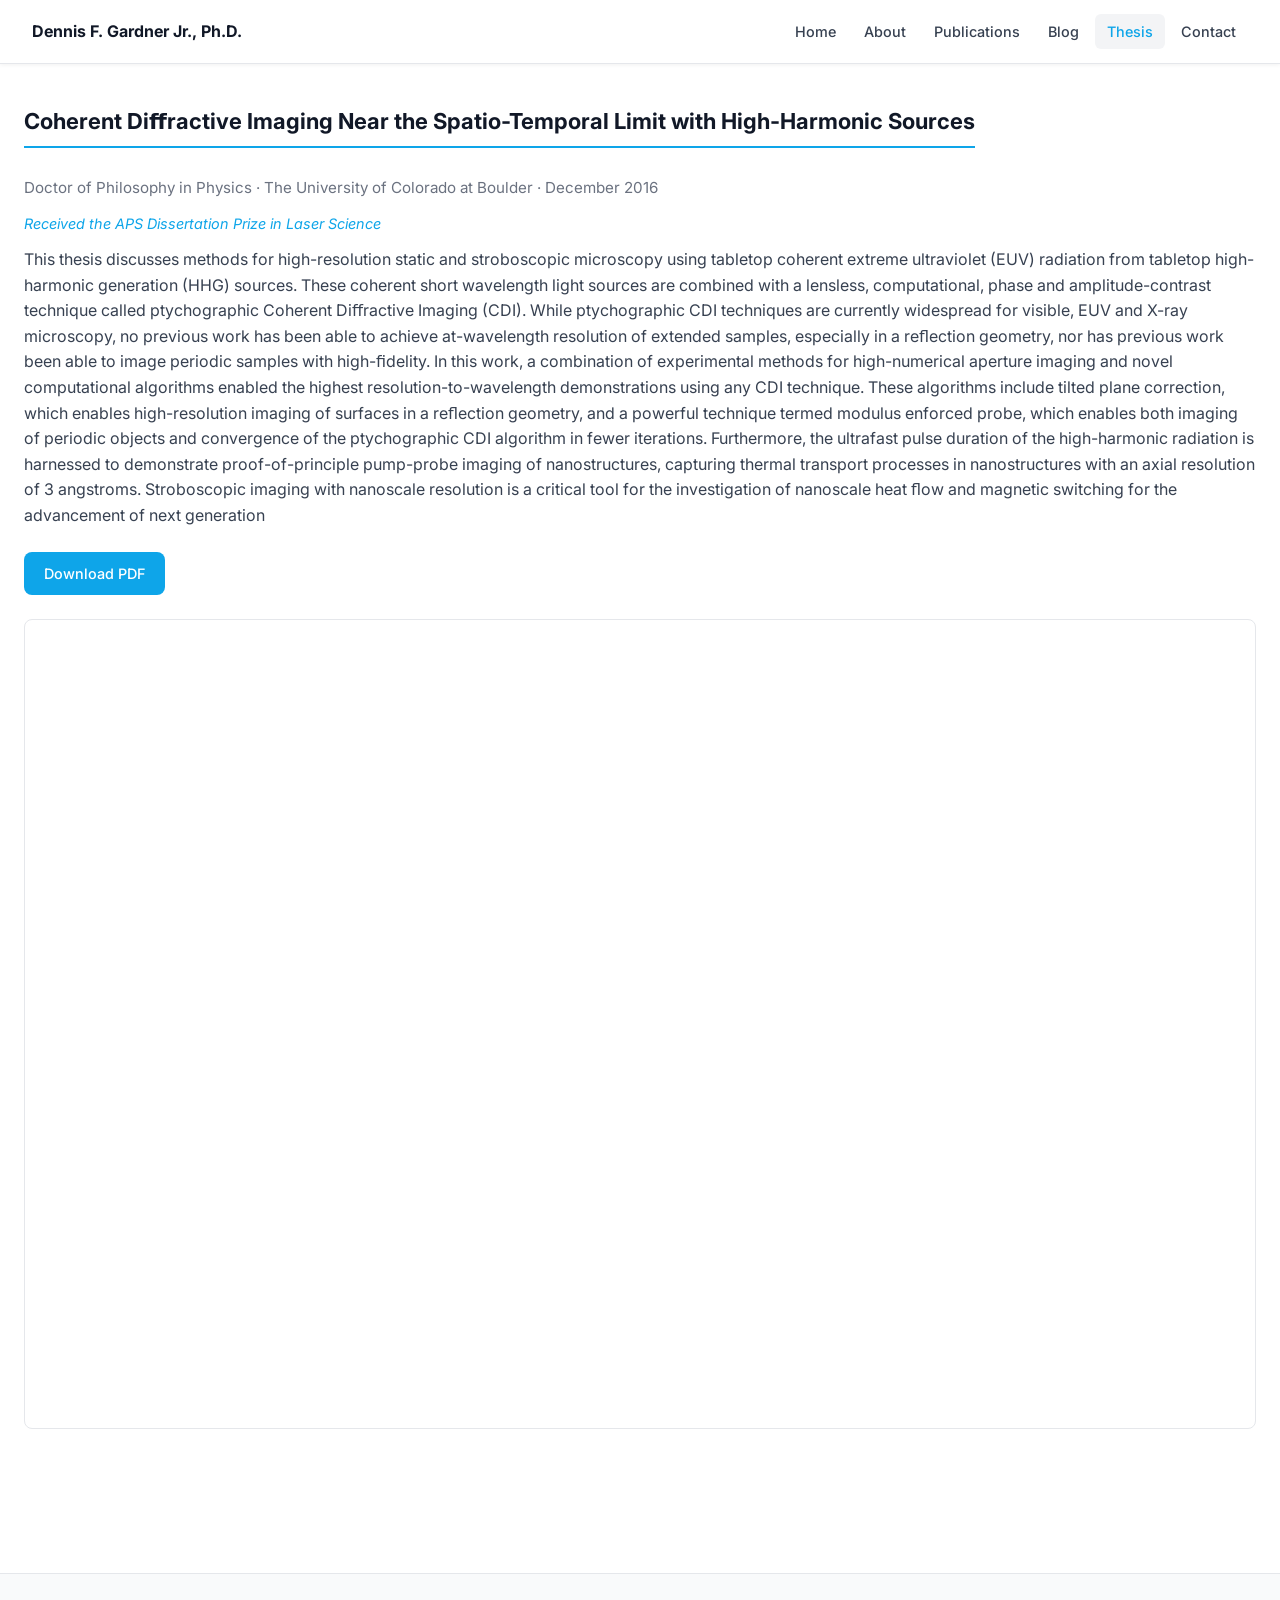
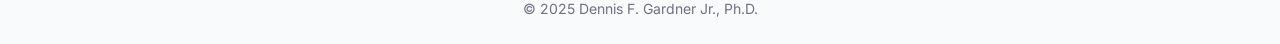
<file: thesis.html>
<!DOCTYPE html>
<html lang="en">
<head>
    <meta charset="UTF-8">
    <meta name="viewport" content="width=device-width, initial-scale=1.0">
    <title>Thesis – Dennis F. Gardner Jr.</title>
    <link rel="preconnect" href="https://fonts.googleapis.com">
    <link rel="preconnect" href="https://fonts.gstatic.com" crossorigin>
    <link href="https://fonts.googleapis.com/css2?family=Inter:wght@400;500;600;700&display=swap" rel="stylesheet">
    <link rel="stylesheet" href="styles.css?v=2d3f2bbb">
</head>
<body>
    <nav>
        <a href="index.html" class="nav-brand">Dennis F. Gardner Jr., Ph.D.</a>
        <div class="nav-links">
            <a href="index.html">Home</a>
            <a href="about.html">About</a>
            <a href="publications.html">Publications</a>
            <a href="blog.html">Blog</a>
            <a href="thesis.html" class="active">Thesis</a>
            <a href="contact.html">Contact</a>
        </div>
    </nav>
    <div class="container container-wide">
        <section class="thesis-header">
            <h2>Coherent Diﬀractive Imaging Near the Spatio-Temporal Limit with High-Harmonic Sources</h2>
            <p class="thesis-meta">Doctor of Philosophy in Physics &middot; The University of Colorado at Boulder &middot; December 2016</p>
            <p class="thesis-note">Received the APS Dissertation Prize in Laser Science</p>
            <p class="thesis-abstract">This thesis discusses methods for high-resolution static and stroboscopic microscopy using
tabletop coherent extreme ultraviolet (EUV) radiation from tabletop high-harmonic generation
(HHG) sources. These coherent short wavelength light sources are combined with a lensless,
computational, phase and amplitude-contrast technique called ptychographic Coherent Diﬀractive
Imaging (CDI). While ptychographic CDI techniques are currently widespread for visible, EUV and
X-ray microscopy, no previous work has been able to achieve at-wavelength resolution of extended
samples, especially in a reﬂection geometry, nor has previous work been able to image periodic
samples with high-ﬁdelity. In this work, a combination of experimental methods for high-numerical
aperture imaging and novel computational algorithms enabled the highest resolution-to-wavelength
demonstrations using any CDI technique. These algorithms include tilted plane correction, which
enables high-resolution imaging of surfaces in a reﬂection geometry, and a powerful technique
termed modulus enforced probe, which enables both imaging of periodic objects and convergence
of the ptychographic CDI algorithm in fewer iterations. Furthermore, the ultrafast pulse duration
of the high-harmonic radiation is harnessed to demonstrate proof-of-principle pump-probe
imaging of nanostructures, capturing thermal transport processes in nanostructures with an axial
resolution of 3 angstroms. Stroboscopic imaging with nanoscale resolution is a critical tool for the
investigation of nanoscale heat ﬂow and magnetic switching for the advancement of next generation
</p>
            <div class="cta-buttons">
                <a class="cta-btn cta-btn-primary" href="Gardner_thesis.pdf" download>Download PDF</a>
            </div>
        </section>

        <section>
            <iframe class="thesis-viewer" src="Gardner_thesis.pdf" title="Coherent Diﬀractive Imaging Near the Spatio-Temporal Limit with High-Harmonic Sources">
                <p>Your browser doesn't support embedded PDFs.
                    <a href="Gardner_thesis.pdf">Download the thesis PDF</a> instead.</p>
            </iframe>
            <div class="thesis-viewer-fallback">
                <p>PDF preview isn't supported in this browser. Open the full document instead:</p>
                <a class="cta-btn cta-btn-primary" href="Gardner_thesis.pdf" target="_blank" rel="noopener">Open PDF</a>
            </div>
        </section>
    </div>
    <footer>
        <p>&copy; 2025 Dennis F. Gardner Jr., Ph.D.</p>
    </footer>
</body>
</html>
</file>
<file: styles.css>
/* ==========================================================================
   styles.css — single source of truth for all site styling.
   Every page (index, about, publications, contact, blog, blog posts, thesis)
   links this file.
   Edit styles here only; do not add inline <style> blocks to the pages.
   ========================================================================== */

/* --- Base -------------------------------------------------------------- */
*, *::before, *::after { box-sizing: border-box; }
body {
    font-family: 'Inter', system-ui, -apple-system, sans-serif;
    line-height: 1.6;
    margin: 0;
    background: #ffffff;
    color: #111827;
}
nav {
    position: sticky;
    top: 0;
    z-index: 100;
    background: #ffffff;
    border-bottom: 1px solid #e5e7eb;
    box-shadow: 0 1px 4px rgba(0,0,0,0.06);
    display: flex;
    align-items: center;
    justify-content: space-between;
    padding: 0 2rem;
    height: 64px;
}
.nav-brand {
    font-weight: 700;
    font-size: 1rem;
    color: #111827;
    text-decoration: none;
    white-space: nowrap;
}
.nav-links { display: flex; gap: 0.25rem; }
.nav-links a {
    color: #374151;
    text-decoration: none;
    padding: 0.4rem 0.75rem;
    border-radius: 6px;
    font-size: 0.9rem;
    font-weight: 500;
    transition: background-color 0.15s, color 0.15s;
}
.nav-links a:hover,
.nav-links a.active { background: #f3f4f6; color: #0ea5e9; }
.container {
    max-width: 1000px;
    margin: 0 auto;
    padding: 2.5rem 1.5rem 4rem;
}
.container-wide { max-width: 1400px; }
h2 {
    font-size: 1.375rem;
    font-weight: 700;
    color: #111827;
    margin: 0 0 1.5rem 0;
    padding-bottom: 0.4rem;
    border-bottom: 2px solid #0ea5e9;
    display: inline-block;
}
h3 { color: #1f2937; margin: 0 0 0.25rem; }
a { color: #0ea5e9; }
a:hover { text-decoration: underline; }
section { margin-bottom: 3rem; }
footer {
    background: #f9fafb;
    border-top: 1px solid #e5e7eb;
    text-align: center;
    padding: 1.5rem;
    color: #6b7280;
    font-size: 0.875rem;
    margin-top: 2rem;
}
footer p { margin: 0; }

/* --- Home (index.html) ------------------------------------------------- */
.intro {
    display: flex;
    align-items: center;
    gap: 3rem;
    padding: 3rem 0 2.5rem;
}
.intro-text { flex: 1; }
.tagline {
    color: #6b7280;
    font-size: 0.85rem;
    font-weight: 500;
    margin: 0 0 0.5rem;
    text-transform: uppercase;
    letter-spacing: 0.07em;
}
.hero-name {
    font-size: 2.25rem;
    font-weight: 700;
    color: #111827;
    margin: 0 0 1rem;
    border: none;
    display: block;
    padding: 0;
}
.hero-summary {
    color: #374151;
    font-size: 1rem;
    margin: 0 0 1.5rem;
    line-height: 1.7;
}
.headshot {
    width: 190px;
    height: 190px;
    border-radius: 50%;
    object-fit: cover;
    object-position: center 20%;
    flex-shrink: 0;
    box-shadow: 0 4px 20px rgba(0,0,0,0.1);
}
.cta-buttons { display: flex; gap: 0.75rem; flex-wrap: wrap; }
.cta-btn {
    display: inline-block;
    padding: 0.6rem 1.25rem;
    border-radius: 8px;
    font-size: 0.9rem;
    font-weight: 500;
    text-decoration: none;
    transition: all 0.15s;
}
.cta-btn-primary { background: #0ea5e9; color: white; }
.cta-btn-primary:hover { background: #0284c7; text-decoration: none; color: white; }
.cta-btn-secondary { background: #f3f4f6; color: #374151; }
.cta-btn-secondary:hover { background: #e5e7eb; text-decoration: none; color: #111827; }
.links-section ul { list-style: none; padding: 0; }
.links-section li {
    padding: 0.875rem 0;
    border-bottom: 1px solid #f3f4f6;
    font-size: 0.95rem;
    color: #374151;
}
.links-section li:last-child { border-bottom: none; }

/* --- About (about.html) ------------------------------------------------ */
.skills-grid { display: flex; flex-wrap: wrap; gap: 8px; margin-top: 0.5rem; }
.skill-badge {
    background: #f0f9ff;
    border-left: 3px solid #0ea5e9;
    padding: 5px 12px;
    border-radius: 4px;
    font-size: 0.875rem;
    color: #0c4a6e;
}
.timeline { display: flex; flex-direction: column; gap: 1rem; }
.timeline-item {
    background: #ffffff;
    border: 1px solid #e5e7eb;
    border-radius: 12px;
    padding: 1.25rem 1.5rem;
    box-shadow: 0 1px 3px rgba(0,0,0,0.04);
    transition: box-shadow 0.2s, transform 0.2s;
}
.timeline-item:hover {
    box-shadow: 0 4px 12px rgba(0,0,0,0.08);
    transform: translateY(-2px);
}
.timeline-header {
    display: flex;
    justify-content: space-between;
    align-items: flex-start;
    gap: 1rem;
    margin-bottom: 0.75rem;
}
.timeline-date {
    font-size: 0.8rem;
    color: #6b7280;
    font-style: italic;
    white-space: nowrap;
    flex-shrink: 0;
    margin-top: 0.2rem;
}
.timeline-item h3 { font-size: 1rem; }
.dept { color: #6b7280; font-style: italic; font-size: 0.9rem; margin-top: 0.2rem; }
.timeline-item ul { margin: 0; padding-left: 1.25rem; }
.timeline-item li { margin-bottom: 0.3rem; font-size: 0.93rem; color: #374151; }
.edu-list { display: flex; flex-direction: column; gap: 1rem; }
.edu-item { display: grid; grid-template-columns: 130px 1fr; gap: 1rem; align-items: start; }
.edu-date { color: #6b7280; font-style: italic; font-size: 0.875rem; text-align: right; padding-top: 2px; }
.edu-note { font-style: italic; color: #6b7280; font-size: 0.875rem; margin-top: 0.25rem; }
.awards-list {
    list-style: none;
    padding: 0;
    display: grid;
    grid-template-columns: 1fr 1fr;
    gap: 8px 16px;
}
.awards-list li {
    padding: 6px 10px;
    background: #f0f9ff;
    border-left: 3px solid #0ea5e9;
    border-radius: 4px;
    font-size: 0.875rem;
    color: #0c4a6e;
}

/* --- Contact (contact.html) -------------------------------------------- */
.contact-grid {
    display: grid;
    grid-template-columns: 1fr 1fr;
    gap: 1rem;
}
.contact-item {
    background: #f0f9ff;
    border: 1px solid #e0f2fe;
    border-left: 4px solid #0ea5e9;
    padding: 1.25rem 1.5rem;
    border-radius: 8px;
}
.contact-item h3 { margin: 0 0 0.5rem; color: #0c4a6e; font-size: 0.8rem; text-transform: uppercase; letter-spacing: 0.07em; }
.contact-item p { margin: 0; font-size: 0.95rem; }

/* --- Publications (publications.html) ---------------------------------- */
.pub-stats {
    background: #f0f9ff;
    color: #0c4a6e;
    border: 1px solid #bae6fd;
    text-align: center;
    padding: 1rem;
    border-radius: 8px;
    margin-bottom: 2rem;
    font-size: 0.95rem;
    font-weight: 500;
}
.pub-list { padding-left: 1.75rem; }
.pub-list li {
    margin-bottom: 1.125rem;
    padding-bottom: 1.125rem;
    border-bottom: 1px solid #e5e7eb;
    font-size: 0.93rem;
    line-height: 1.6;
}
.pub-list li:last-child { border-bottom: none; }
.pub-note {
    color: #0ea5e9;
    font-style: italic;
    font-size: 0.875rem;
    margin-top: 4px;
}
.pub-text a {
    display: inline-block;
    margin-left: 8px;
    background: #f0f9ff;
    border: 1px solid #bae6fd;
    padding: 2px 10px;
    border-radius: 20px;
    font-size: 0.8rem;
    color: #0ea5e9;
    text-decoration: none;
}
.pub-text a:hover { background: #e0f2fe; text-decoration: none; }

/* --- Blog (blog.html index + blog-<slug>.html post pages) -------------- */

/* Index: one card per post. */
.post-card {
    border: 1px solid #e5e7eb;
    border-radius: 8px;
    padding: 1.5rem;
    margin-bottom: 1.5rem;
    transition: border-color 0.15s, box-shadow 0.15s;
}
.post-card:hover { border-color: #bae6fd; box-shadow: 0 2px 10px rgba(0,0,0,0.05); }
.post-card-title { font-size: 1.25rem; margin: 0 0 0.25rem; }
.post-card-title a { color: #111827; text-decoration: none; }
.post-card-title a:hover { color: #0ea5e9; }
.post-excerpt { color: #374151; margin: 0.75rem 0 0; }
.post-readmore {
    display: inline-block;
    margin-top: 1rem;
    color: #0ea5e9;
    font-weight: 500;
    font-size: 0.9rem;
    text-decoration: none;
}
.post-readmore:hover { text-decoration: underline; }

/* Post page. */
.post-back {
    display: inline-block;
    margin-bottom: 1.5rem;
    color: #6b7280;
    font-size: 0.9rem;
    text-decoration: none;
}
.post-back:hover { color: #0ea5e9; }
.post-source {
    margin-top: 2.5rem;
    padding-top: 1.25rem;
    border-top: 1px solid #e5e7eb;
    color: #6b7280;
    font-size: 0.9rem;
}
.blog-post {
    margin-bottom: 3rem;
    padding-bottom: 3rem;
    border-bottom: 1px solid #e5e7eb;
}
.blog-post:last-child { border-bottom: none; }
.blog-header { margin-bottom: 1rem; }
.blog-header h1 {
    font-size: 1.75rem;
    font-weight: 700;
    color: #111827;
    margin: 0 0 0.35rem;
    line-height: 1.25;
}
.blog-date { color: #6b7280; font-size: 0.875rem; }
.blog-intro { color: #6b7280; margin-top: -1rem; margin-bottom: 2rem; font-size: 0.95rem; }
.tags { margin-top: 1rem; display: flex; gap: 0.5rem; flex-wrap: wrap; }
.tag {
    display: inline-block;
    background: #f0f9ff;
    border: 1px solid #bae6fd;
    padding: 3px 10px;
    border-radius: 20px;
    font-size: 0.8rem;
    color: #0c4a6e;
}

/* --- Post body (Markdown-converted content) ----------------------------- */
.blog-content { margin-top: 1.75rem; color: #374151; }
.blog-content p { margin: 0 0 1rem; }
.blog-content h2 {
    font-size: 1.25rem;
    margin: 2.5rem 0 0.75rem;
    padding-bottom: 0.3rem;
    border-bottom: 2px solid #0ea5e9;
}
.blog-content h3 { font-size: 1.05rem; margin: 1.75rem 0 0.5rem; color: #111827; }
.blog-content h4 { font-size: 0.95rem; margin: 1.5rem 0 0.5rem; color: #111827; }
.blog-content ul, .blog-content ol { margin: 0 0 1rem; padding-left: 1.5rem; }
.blog-content li { margin-bottom: 0.4rem; }
.blog-content a { color: #0ea5e9; }
.blog-content table {
    width: 100%;
    border-collapse: collapse;
    margin: 1.5rem 0;
    font-size: 0.9rem;
}
.blog-content th, .blog-content td {
    border: 1px solid #e5e7eb;
    padding: 0.5rem 0.75rem;
    text-align: left;
}
.blog-content th { background: #f9fafb; font-weight: 600; color: #111827; }

/* Figures: images are wrapped in <figure> by wrap_figures() in cv_to_html.py. */
.blog-content img {
    display: block;
    max-width: 100%;
    height: auto;
    margin: 0 auto;
    border: 1px solid #e5e7eb;
    border-radius: 8px;
}
.blog-content figure { margin: 2rem 0; }
.blog-content figcaption {
    margin-top: 0.6rem;
    text-align: center;
    color: #6b7280;
    font-size: 0.85rem;
    line-height: 1.5;
}

/* Fenced code blocks. Prism's theme paints the tokens; the box is ours. The
   inline-`code` pill below must be neutralised inside <pre>. */
pre {
    background: #f9fafb;
    border: 1px solid #e5e7eb;
    border-radius: 8px;
    padding: 1rem 1.25rem;
    margin: 1.25rem 0;
    overflow-x: auto;
    font-size: 0.85rem;
    line-height: 1.5;
}
pre code, pre[class*="language-"] code {
    background: none;
    padding: 0;
    border-radius: 0;
    font-size: inherit;
    text-shadow: none;
}
pre[class*="language-"] {
    background: #f9fafb;
    margin: 1.25rem 0;
    text-shadow: none;
}

/* Wide display equations scroll instead of blowing out the layout on a phone. */
.katex-display { overflow-x: auto; overflow-y: hidden; padding: 0.25rem 0; }

blockquote {
    border-left: 3px solid #0ea5e9;
    padding-left: 1.25rem;
    margin: 1rem 0;
    color: #6b7280;
    font-style: italic;
}
code {
    background: #f3f4f6;
    padding: 2px 5px;
    border-radius: 3px;
    font-family: monospace;
    font-size: 0.9em;
}

/* --- Thesis (thesis.html) ----------------------------------------------- */
.thesis-header { margin-bottom: 1.5rem; }
.thesis-meta { color: #6b7280; font-size: 0.95rem; margin: 0.25rem 0 0.75rem; }
.thesis-note { color: #0ea5e9; font-style: italic; font-size: 0.9rem; margin: 0 0 0.75rem; }
.thesis-abstract { color: #374151; line-height: 1.6; margin: 0 0 1.5rem; }
.thesis-abstract-placeholder { color: #6b7280; font-style: italic; }
.thesis-viewer {
    display: block;
    width: 100%;
    height: 90vh;
    min-height: 750px;
    border: 1px solid #e5e7eb;
    border-radius: 8px;
}
/* Mobile Safari renders PDFs inside <iframe> as a static first-page snapshot
   with no scrolling, so on small screens skip the iframe and link out to the
   PDF instead — opened as its own page, iOS's native viewer scrolls fine. */
.thesis-viewer-fallback { display: none; }

/* --- Responsive -------------------------------------------------------- */
@media (max-width: 700px) {
    .timeline-header { flex-direction: column; gap: 0.25rem; }
    .edu-item { grid-template-columns: 1fr; }
    .edu-date { text-align: left; }
    .awards-list { grid-template-columns: 1fr; }
}
@media (max-width: 600px) {
    nav {
        height: auto;
        flex-direction: column;
        align-items: flex-start;
        padding: 0.75rem 1rem;
        gap: 0.5rem;
    }
    .nav-links { flex-wrap: wrap; gap: 0 0.1rem; }
    .container { padding: 1.5rem 1rem 3rem; }
    .intro { flex-direction: column-reverse; gap: 1.5rem; padding: 2rem 0 1.5rem; }
    .headshot { width: 140px; height: 140px; }
    .hero-name { font-size: 1.75rem; }
    .contact-grid { grid-template-columns: 1fr; }
    .thesis-viewer { display: none; }
    .thesis-viewer-fallback {
        display: block;
        text-align: center;
        padding: 2.5rem 1.5rem;
        background: #f9fafb;
        border: 1px solid #e5e7eb;
        border-radius: 8px;
    }
    .thesis-viewer-fallback p { color: #6b7280; margin: 0 0 1rem; font-size: 0.9rem; }
    .post-card { padding: 1.25rem; }
    .post-card-title { font-size: 1.1rem; }
    .blog-header h1 { font-size: 1.4rem; }
    pre { padding: 0.85rem 1rem; font-size: 0.8rem; }
    .blog-content figure { margin: 1.5rem 0; }
}
</file>
